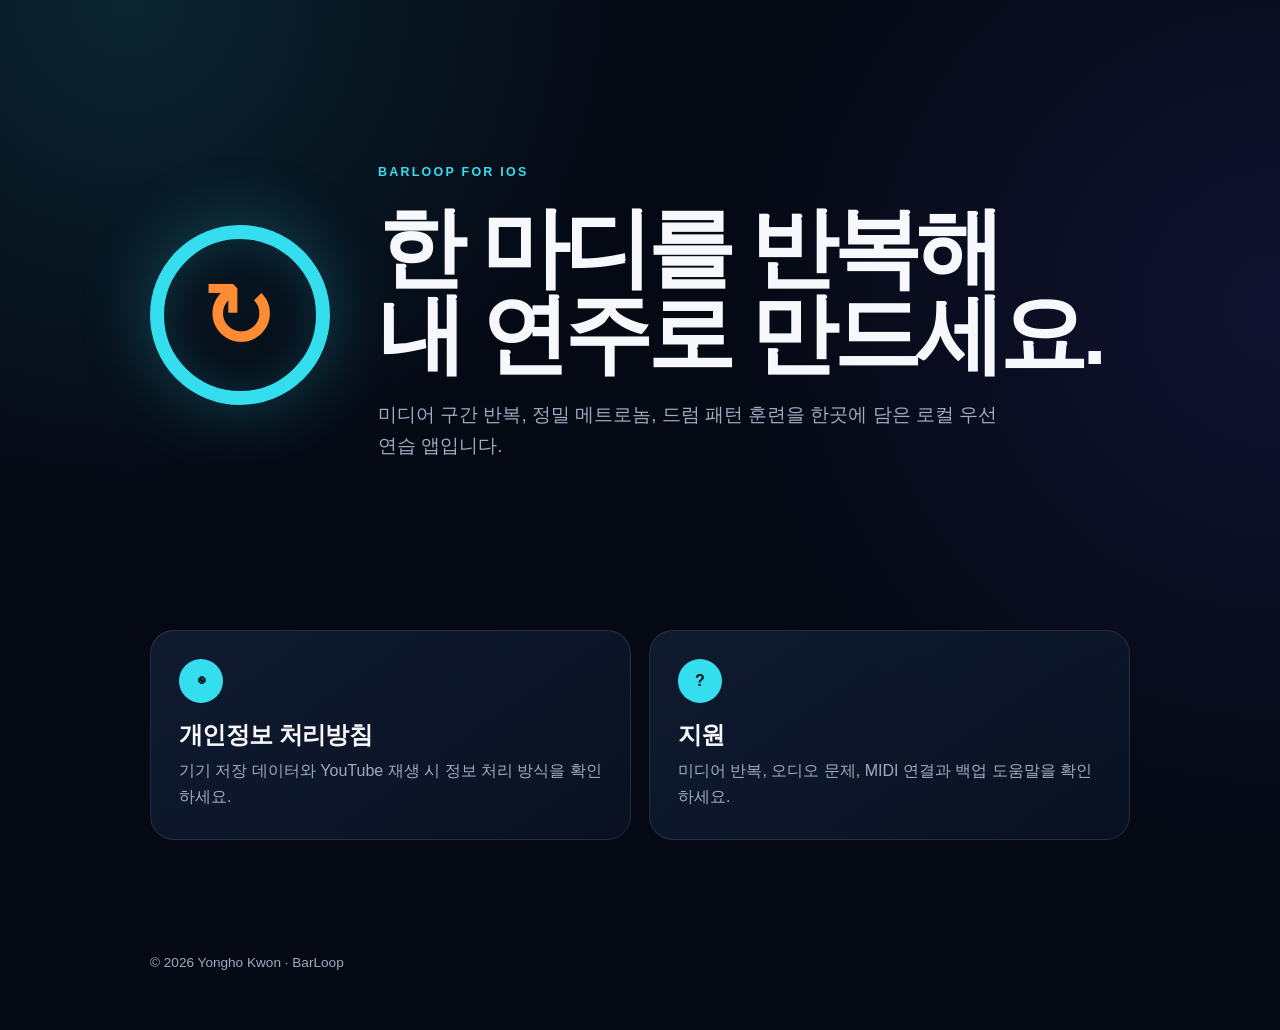
<file: docs/index.html>
<!doctype html>
<html lang="ko">
<head>
  <meta charset="utf-8">
  <meta name="viewport" content="width=device-width,initial-scale=1">
  <meta name="description" content="BarLoop iOS privacy and support">
  <title>BarLoop · 드럼 연습 도구</title>
  <link rel="stylesheet" href="style.css">
</head>
<body>
  <main class="shell">
    <header class="hero">
      <div class="mark" aria-hidden="true">↻</div>
      <div>
        <p class="eyebrow">BARLOOP FOR iOS</p>
        <h1>한 마디를 반복해<br>내 연주로 만드세요.</h1>
        <p class="lede">미디어 구간 반복, 정밀 메트로놈, 드럼 패턴 훈련을 한곳에 담은 로컬 우선 연습 앱입니다.</p>
      </div>
    </header>
    <section class="grid" aria-label="BarLoop links">
      <a class="card" href="privacy.html">
        <span class="icon">◉</span>
        <h2>개인정보 처리방침</h2>
        <p>기기 저장 데이터와 YouTube 재생 시 정보 처리 방식을 확인하세요.</p>
      </a>
      <a class="card" href="support.html">
        <span class="icon">?</span>
        <h2>지원</h2>
        <p>미디어 반복, 오디오 문제, MIDI 연결과 백업 도움말을 확인하세요.</p>
      </a>
    </section>
    <footer>© 2026 Yongho Kwon · BarLoop</footer>
  </main>
</body>
</html>
</file>
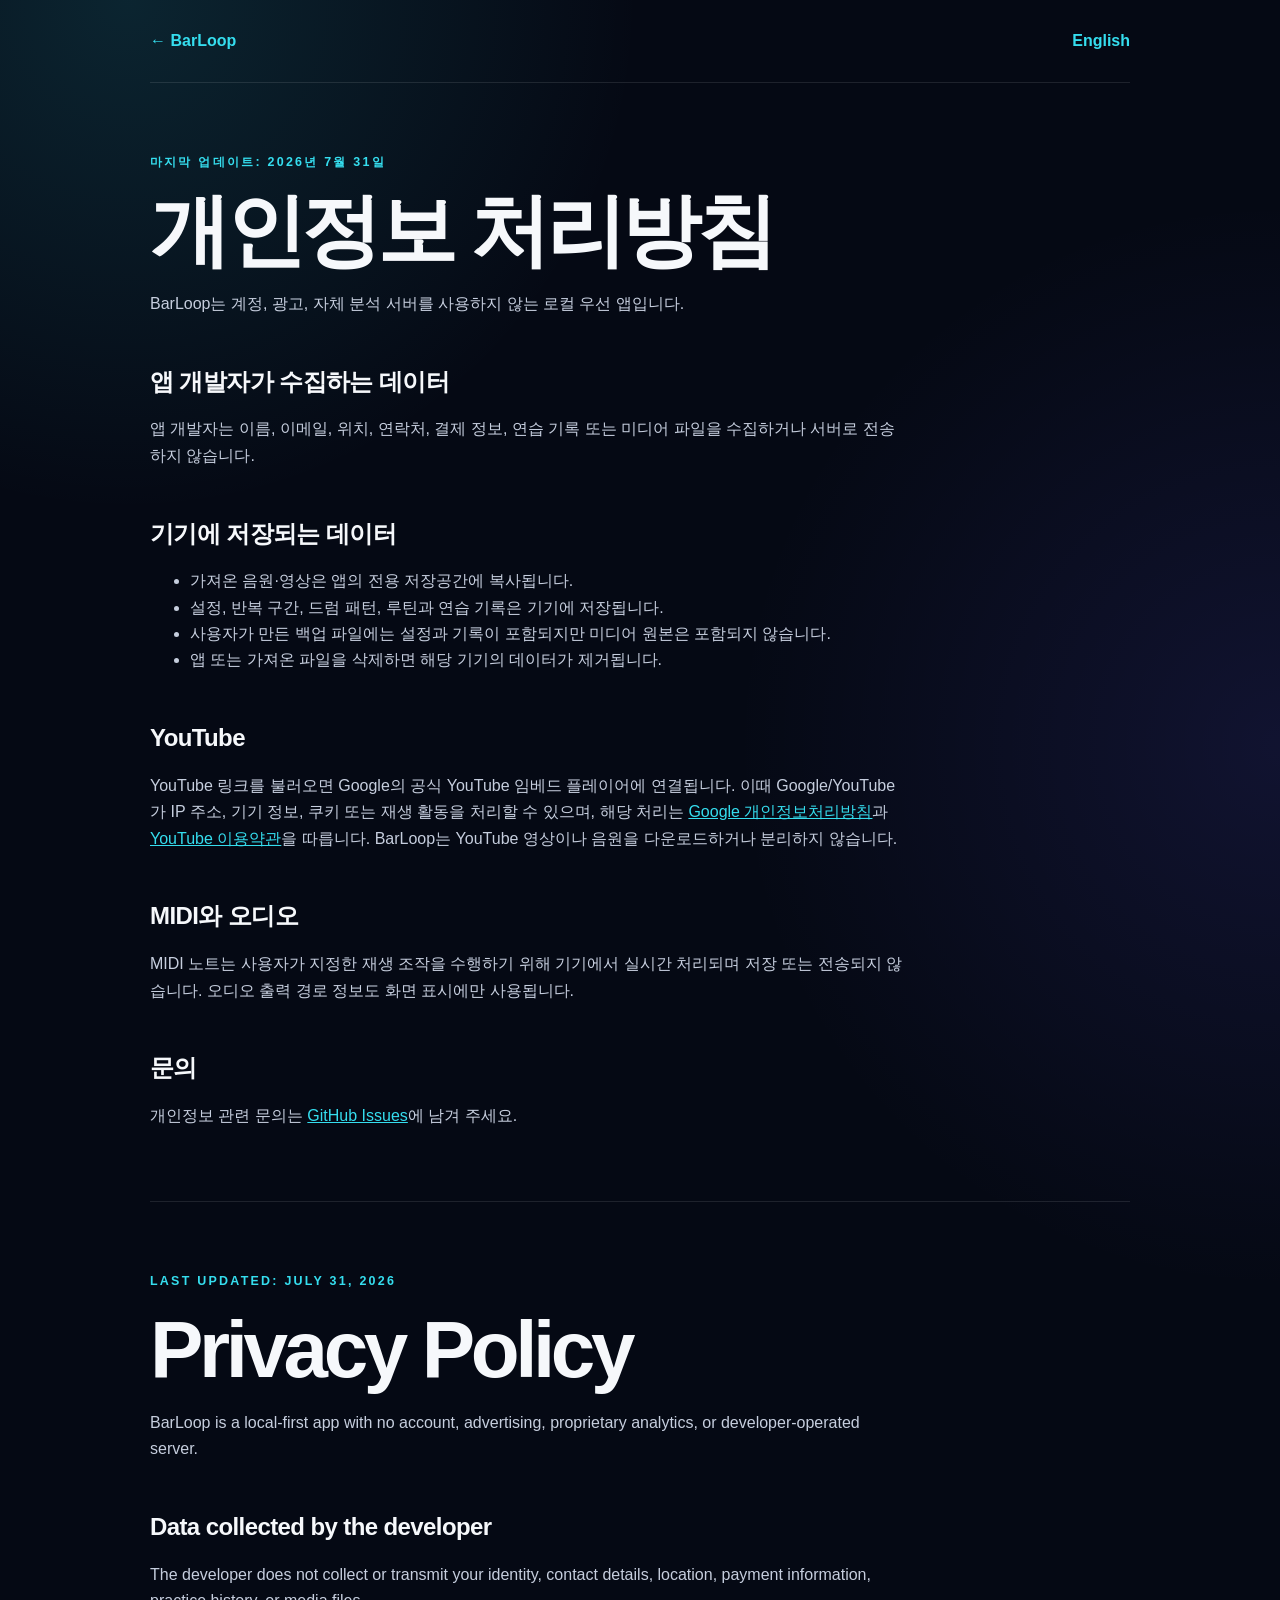
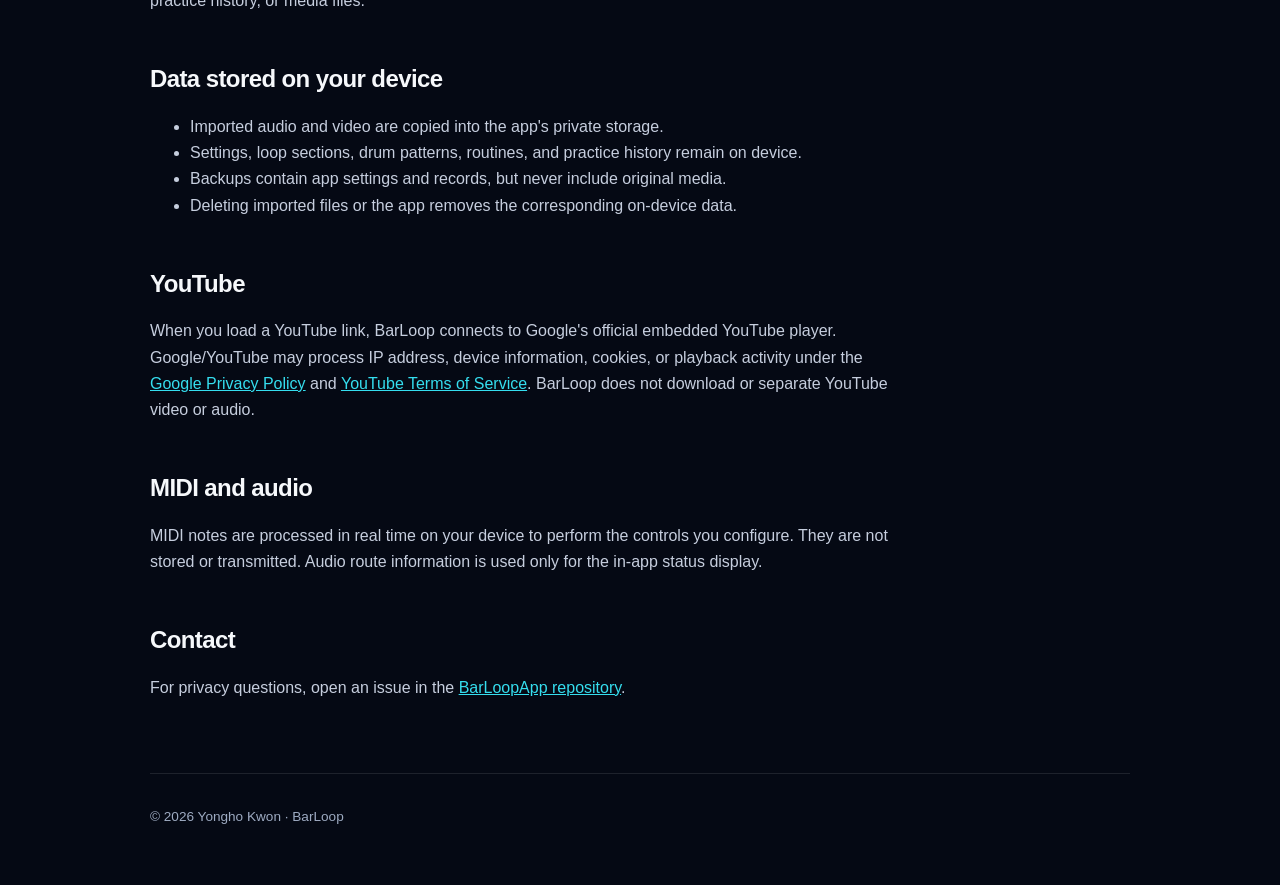
<file: docs/privacy.html>
<!doctype html>
<html lang="ko">
<head>
  <meta charset="utf-8">
  <meta name="viewport" content="width=device-width,initial-scale=1">
  <meta name="description" content="BarLoop privacy policy">
  <title>개인정보 처리방침 · BarLoop</title>
  <link rel="stylesheet" href="style.css">
</head>
<body>
  <main class="document">
    <nav><a href="index.html">← BarLoop</a><a href="#english">English</a></nav>
    <article>
      <p class="eyebrow">마지막 업데이트: 2026년 7월 31일</p>
      <h1>개인정보 처리방침</h1>
      <p>BarLoop는 계정, 광고, 자체 분석 서버를 사용하지 않는 로컬 우선 앱입니다.</p>

      <h2>앱 개발자가 수집하는 데이터</h2>
      <p>앱 개발자는 이름, 이메일, 위치, 연락처, 결제 정보, 연습 기록 또는 미디어 파일을 수집하거나 서버로 전송하지 않습니다.</p>

      <h2>기기에 저장되는 데이터</h2>
      <ul>
        <li>가져온 음원·영상은 앱의 전용 저장공간에 복사됩니다.</li>
        <li>설정, 반복 구간, 드럼 패턴, 루틴과 연습 기록은 기기에 저장됩니다.</li>
        <li>사용자가 만든 백업 파일에는 설정과 기록이 포함되지만 미디어 원본은 포함되지 않습니다.</li>
        <li>앱 또는 가져온 파일을 삭제하면 해당 기기의 데이터가 제거됩니다.</li>
      </ul>

      <h2>YouTube</h2>
      <p>YouTube 링크를 불러오면 Google의 공식 YouTube 임베드 플레이어에 연결됩니다. 이때 Google/YouTube가 IP 주소, 기기 정보, 쿠키 또는 재생 활동을 처리할 수 있으며, 해당 처리는 <a href="https://policies.google.com/privacy">Google 개인정보처리방침</a>과 <a href="https://www.youtube.com/t/terms">YouTube 이용약관</a>을 따릅니다. BarLoop는 YouTube 영상이나 음원을 다운로드하거나 분리하지 않습니다.</p>

      <h2>MIDI와 오디오</h2>
      <p>MIDI 노트는 사용자가 지정한 재생 조작을 수행하기 위해 기기에서 실시간 처리되며 저장 또는 전송되지 않습니다. 오디오 출력 경로 정보도 화면 표시에만 사용됩니다.</p>

      <h2>문의</h2>
      <p>개인정보 관련 문의는 <a href="https://github.com/YonghoKwon/BarLoopApp/issues">GitHub Issues</a>에 남겨 주세요.</p>
    </article>

    <article id="english" lang="en">
      <p class="eyebrow">Last updated: July 31, 2026</p>
      <h1>Privacy Policy</h1>
      <p>BarLoop is a local-first app with no account, advertising, proprietary analytics, or developer-operated server.</p>

      <h2>Data collected by the developer</h2>
      <p>The developer does not collect or transmit your identity, contact details, location, payment information, practice history, or media files.</p>

      <h2>Data stored on your device</h2>
      <ul>
        <li>Imported audio and video are copied into the app's private storage.</li>
        <li>Settings, loop sections, drum patterns, routines, and practice history remain on device.</li>
        <li>Backups contain app settings and records, but never include original media.</li>
        <li>Deleting imported files or the app removes the corresponding on-device data.</li>
      </ul>

      <h2>YouTube</h2>
      <p>When you load a YouTube link, BarLoop connects to Google's official embedded YouTube player. Google/YouTube may process IP address, device information, cookies, or playback activity under the <a href="https://policies.google.com/privacy">Google Privacy Policy</a> and <a href="https://www.youtube.com/t/terms">YouTube Terms of Service</a>. BarLoop does not download or separate YouTube video or audio.</p>

      <h2>MIDI and audio</h2>
      <p>MIDI notes are processed in real time on your device to perform the controls you configure. They are not stored or transmitted. Audio route information is used only for the in-app status display.</p>

      <h2>Contact</h2>
      <p>For privacy questions, open an issue in the <a href="https://github.com/YonghoKwon/BarLoopApp/issues">BarLoopApp repository</a>.</p>
    </article>
    <footer>© 2026 Yongho Kwon · BarLoop</footer>
  </main>
</body>
</html>
</file>
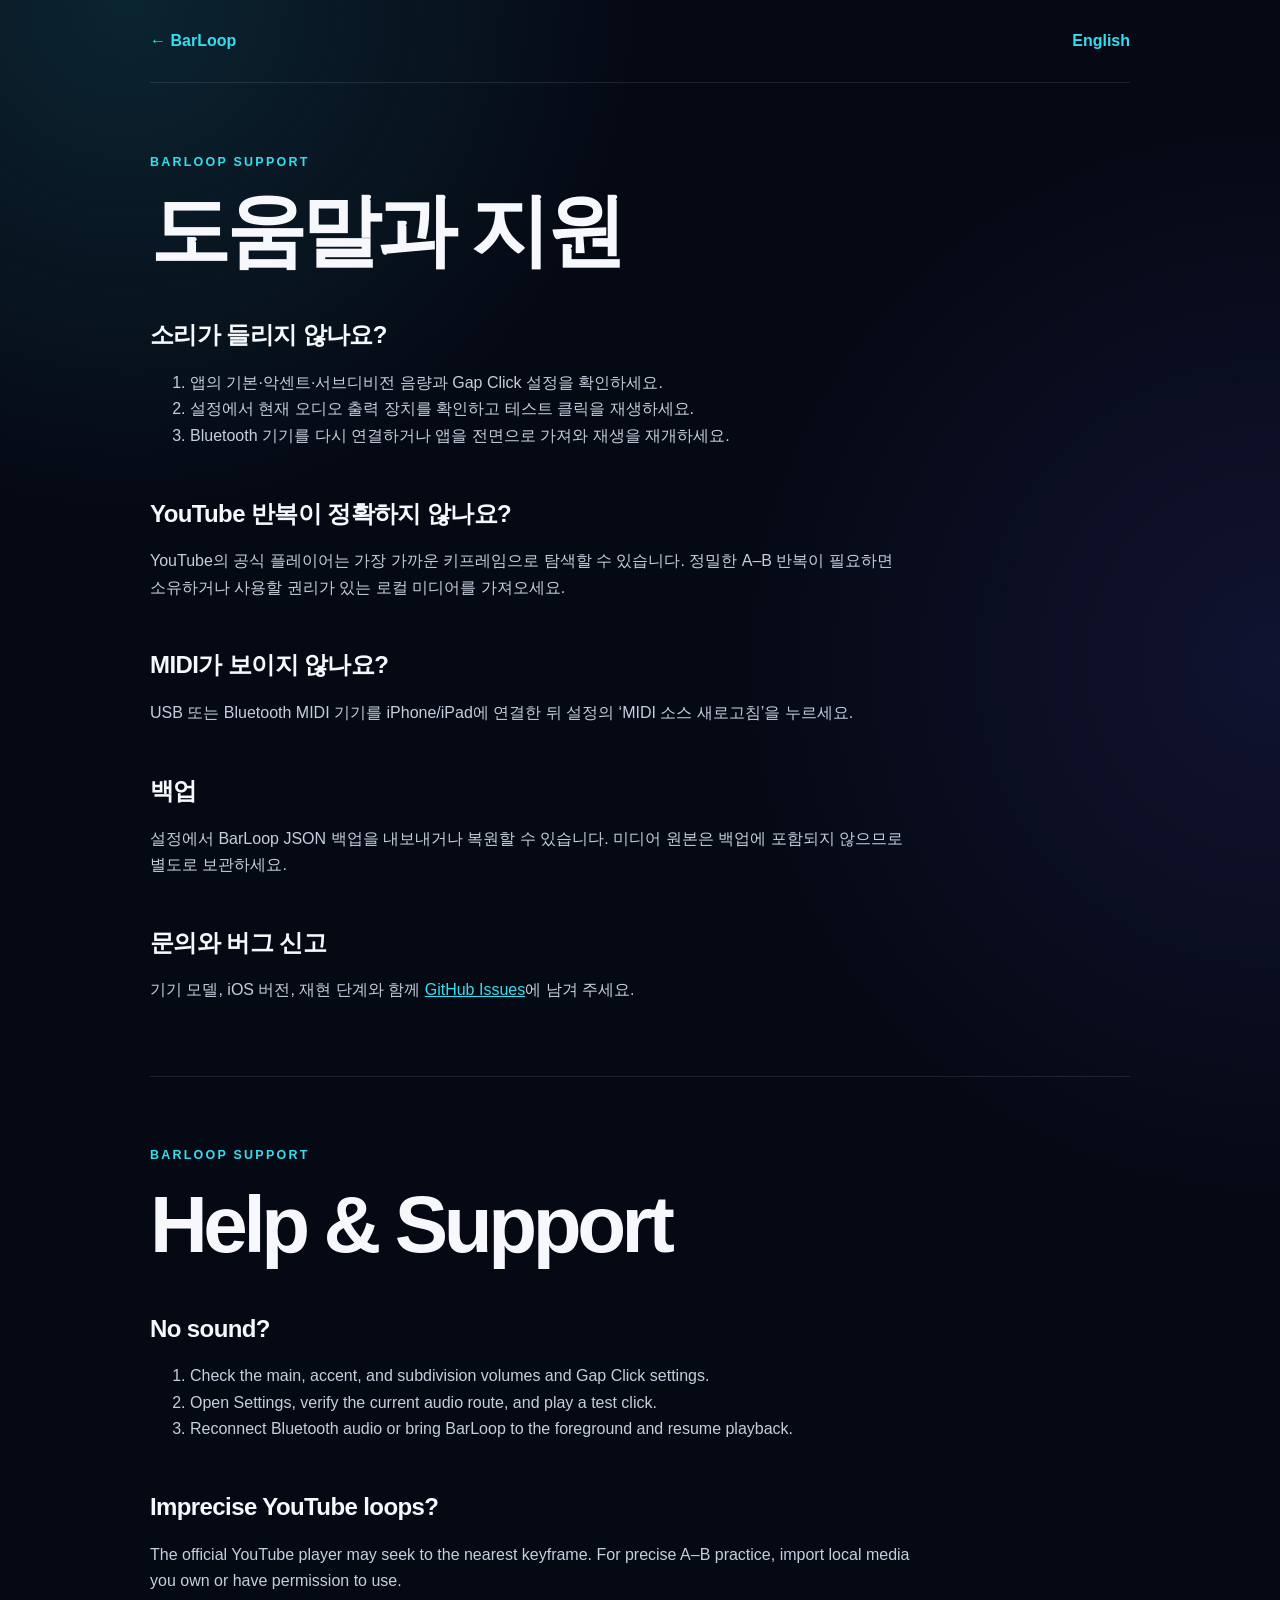
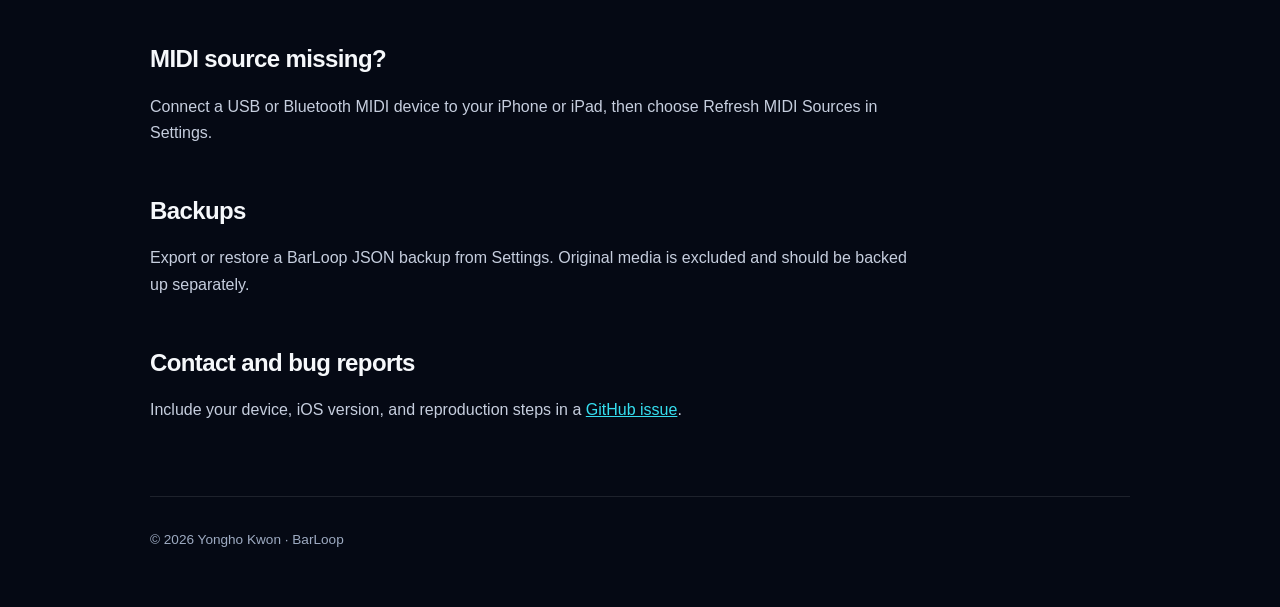
<file: docs/support.html>
<!doctype html>
<html lang="ko">
<head>
  <meta charset="utf-8">
  <meta name="viewport" content="width=device-width,initial-scale=1">
  <meta name="description" content="BarLoop support">
  <title>지원 · BarLoop</title>
  <link rel="stylesheet" href="style.css">
</head>
<body>
  <main class="document">
    <nav><a href="index.html">← BarLoop</a><a href="#english">English</a></nav>
    <article>
      <p class="eyebrow">BARLOOP SUPPORT</p>
      <h1>도움말과 지원</h1>
      <h2>소리가 들리지 않나요?</h2>
      <ol>
        <li>앱의 기본·악센트·서브디비전 음량과 Gap Click 설정을 확인하세요.</li>
        <li>설정에서 현재 오디오 출력 장치를 확인하고 테스트 클릭을 재생하세요.</li>
        <li>Bluetooth 기기를 다시 연결하거나 앱을 전면으로 가져와 재생을 재개하세요.</li>
      </ol>
      <h2>YouTube 반복이 정확하지 않나요?</h2>
      <p>YouTube의 공식 플레이어는 가장 가까운 키프레임으로 탐색할 수 있습니다. 정밀한 A–B 반복이 필요하면 소유하거나 사용할 권리가 있는 로컬 미디어를 가져오세요.</p>
      <h2>MIDI가 보이지 않나요?</h2>
      <p>USB 또는 Bluetooth MIDI 기기를 iPhone/iPad에 연결한 뒤 설정의 ‘MIDI 소스 새로고침’을 누르세요.</p>
      <h2>백업</h2>
      <p>설정에서 BarLoop JSON 백업을 내보내거나 복원할 수 있습니다. 미디어 원본은 백업에 포함되지 않으므로 별도로 보관하세요.</p>
      <h2>문의와 버그 신고</h2>
      <p>기기 모델, iOS 버전, 재현 단계와 함께 <a href="https://github.com/YonghoKwon/BarLoopApp/issues">GitHub Issues</a>에 남겨 주세요.</p>
    </article>

    <article id="english" lang="en">
      <p class="eyebrow">BARLOOP SUPPORT</p>
      <h1>Help &amp; Support</h1>
      <h2>No sound?</h2>
      <ol>
        <li>Check the main, accent, and subdivision volumes and Gap Click settings.</li>
        <li>Open Settings, verify the current audio route, and play a test click.</li>
        <li>Reconnect Bluetooth audio or bring BarLoop to the foreground and resume playback.</li>
      </ol>
      <h2>Imprecise YouTube loops?</h2>
      <p>The official YouTube player may seek to the nearest keyframe. For precise A–B practice, import local media you own or have permission to use.</p>
      <h2>MIDI source missing?</h2>
      <p>Connect a USB or Bluetooth MIDI device to your iPhone or iPad, then choose Refresh MIDI Sources in Settings.</p>
      <h2>Backups</h2>
      <p>Export or restore a BarLoop JSON backup from Settings. Original media is excluded and should be backed up separately.</p>
      <h2>Contact and bug reports</h2>
      <p>Include your device, iOS version, and reproduction steps in a <a href="https://github.com/YonghoKwon/BarLoopApp/issues">GitHub issue</a>.</p>
    </article>
    <footer>© 2026 Yongho Kwon · BarLoop</footer>
  </main>
</body>
</html>
</file>
<file: docs/style.css>
:root {
  color-scheme: dark;
  --bg: #050914;
  --panel: #0b1324;
  --panel-2: #111d33;
  --text: #f6f8fb;
  --muted: #9eabc2;
  --cyan: #35deef;
  --orange: #ff8c33;
  --line: rgba(255,255,255,.1);
  font-family: ui-sans-serif, -apple-system, BlinkMacSystemFont, "SF Pro Display", "Pretendard", sans-serif;
}
* { box-sizing: border-box; }
html { background: var(--bg); scroll-behavior: smooth; }
body {
  margin: 0;
  color: var(--text);
  background:
    radial-gradient(circle at 10% 0%, rgba(53,222,239,.13), transparent 32rem),
    radial-gradient(circle at 100% 30%, rgba(103,92,255,.12), transparent 34rem),
    var(--bg);
  line-height: 1.65;
}
a { color: var(--cyan); }
.shell, .document { width: min(100% - 32px, 980px); margin: 0 auto; }
.hero { min-height: 70vh; display: grid; grid-template-columns: 180px 1fr; align-items: center; gap: 48px; }
.mark {
  display: grid;
  place-items: center;
  aspect-ratio: 1;
  border: 14px solid var(--cyan);
  border-radius: 50%;
  color: var(--orange);
  font: 800 90px/1 system-ui;
  box-shadow: 0 0 70px rgba(53,222,239,.25), inset 0 0 40px rgba(53,222,239,.15);
}
.eyebrow { color: var(--cyan); font-size: .78rem; font-weight: 800; letter-spacing: .18em; text-transform: uppercase; }
h1 { font-size: clamp(2.4rem, 7vw, 5.5rem); line-height: .98; letter-spacing: -.055em; margin: .25em 0; }
h2 { margin-top: 2.1em; line-height: 1.2; letter-spacing: -.025em; }
.lede { color: var(--muted); font-size: 1.18rem; max-width: 40rem; }
.grid { display: grid; grid-template-columns: repeat(2, 1fr); gap: 18px; padding-bottom: 80px; }
.card {
  color: inherit;
  text-decoration: none;
  padding: 28px;
  border: 1px solid var(--line);
  border-radius: 24px;
  background: linear-gradient(145deg, rgba(17,29,51,.92), rgba(11,19,36,.86));
  transition: transform .2s ease, border-color .2s ease;
}
.card:hover, .card:focus-visible { transform: translateY(-4px); border-color: var(--cyan); }
.card h2 { margin: 18px 0 8px; }
.card p { color: var(--muted); margin: 0; }
.icon { display: grid; place-items: center; width: 44px; height: 44px; border-radius: 50%; color: #061018; background: var(--cyan); font-weight: 900; }
nav { display: flex; justify-content: space-between; padding: 28px 0; border-bottom: 1px solid var(--line); }
nav a { text-decoration: none; font-weight: 700; }
article { padding: 56px 0; border-bottom: 1px solid var(--line); }
article h1 { font-size: clamp(2.8rem, 8vw, 5rem); }
article p, article li { color: #c6cede; }
article p, article ul, article ol { max-width: 760px; }
footer { color: var(--muted); padding: 32px 0 56px; font-size: .85rem; }
@media (max-width: 700px) {
  .hero { min-height: auto; grid-template-columns: 1fr; padding: 64px 0; gap: 32px; }
  .mark { width: 120px; border-width: 10px; font-size: 60px; }
  .grid { grid-template-columns: 1fr; }
}
</file>
